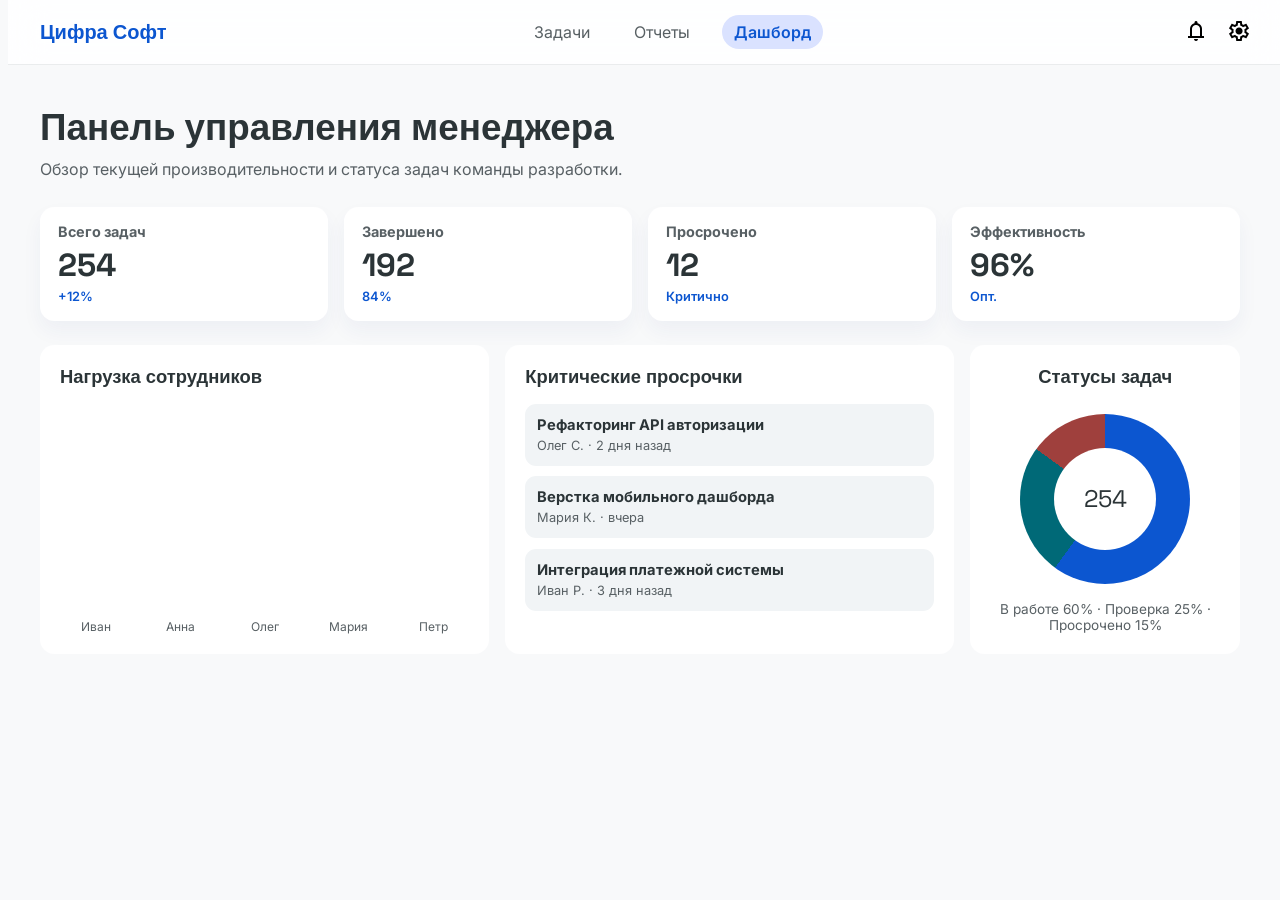
<file: index.html>
﻿<!DOCTYPE html>
<html lang="ru">
<head>
  <meta charset="utf-8" />
  <meta name="viewport" content="width=device-width, initial-scale=1.0" />
  <meta http-equiv="refresh" content="0; url=./manager-dashboard/index.html" />
  <title>Дашборд руководителя</title>
  <script>
    window.location.replace("./manager-dashboard/index.html");
  </script>
</head>
<body>
</body>
</html>
</file>
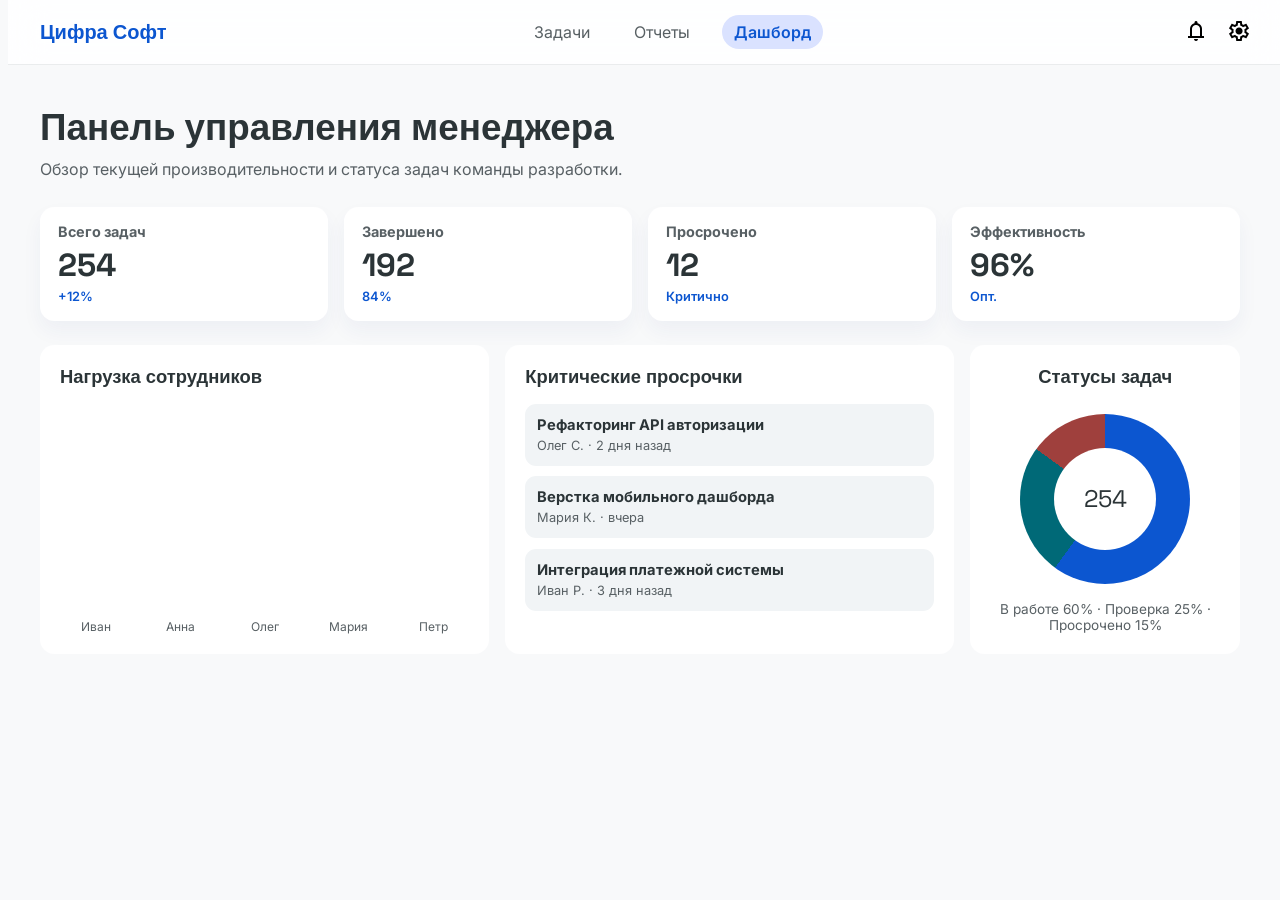
<file: manager-dashboard/index.html>
﻿<!DOCTYPE html>
<html lang="ru">
<head>
  <meta charset="utf-8"/>
  <meta content="width=device-width, initial-scale=1.0" name="viewport"/>
  <script>
    (function () {
      var done = function () { document.documentElement.classList.add("icons-ready"); };
      if (document.fonts && document.fonts.load) {
        document.fonts.load('24px "Material Symbols Outlined"').then(done).catch(done);
      } else {
        done();
      }
      setTimeout(done, 1200);
    })();
  </script>
  <link href="https://fonts.googleapis.com/css2?family=Space+Grotesk:wght@300..700&family=Inter:wght@300..700&display=swap" rel="stylesheet"/>
  <link href="https://fonts.googleapis.com/css2?family=Material+Symbols+Outlined:wght,FILL@100..700,0..1&display=swap" rel="stylesheet"/>
  <link rel="stylesheet" href="../common/stitch-theme.css"/>
  <link rel="stylesheet" href="./styles.css"/>
  <title>Дашборд руководителя</title>
</head>
<body>
  <nav class="top-nav">
    <div class="container nav-inner">
      <div class="brand">Цифра Софт</div>
      <div class="nav-links">
        <a href="../task-board/index.html">Задачи</a>
        <a href="../reports/index.html">Отчеты</a>
        <a class="active" href="../manager-dashboard/index.html">Дашборд</a>
      </div>
      <div class="nav-actions"><button class="icon-btn"><span class="material-symbols-outlined">notifications</span></button><button class="icon-btn"><span class="material-symbols-outlined">settings</span></button></div>
    </div>
  </nav>

  <main class="container page">
    <header class="page-header">
      <h1>Панель управления менеджера</h1>
      <p>Обзор текущей производительности и статуса задач команды разработки.</p>
    </header>

    <section class="metrics-grid">
      <article class="metric"><h3>Всего задач</h3><strong>254</strong><span>+12%</span></article>
      <article class="metric"><h3>Завершено</h3><strong>192</strong><span>84%</span></article>
      <article class="metric"><h3>Просрочено</h3><strong>12</strong><span>Критично</span></article>
      <article class="metric"><h3>Эффективность</h3><strong>96%</strong><span>Опт.</span></article>
    </section>

    <section class="layout-grid">
      <article class="panel workload">
        <h2>Нагрузка сотрудников</h2>
        <div class="bars">
          <div><i style="height:85%"></i><span>Иван</span></div>
          <div><i style="height:60%"></i><span>Анна</span></div>
          <div><i style="height:95%"></i><span>Олег</span></div>
          <div><i style="height:45%"></i><span>Мария</span></div>
          <div><i style="height:75%"></i><span>Петр</span></div>
        </div>
      </article>

      <article class="panel overdue">
        <h2>Критические просрочки</h2>
        <div class="list-item"><b>Рефакторинг API авторизации</b><span>Олег С. · 2 дня назад</span></div>
        <div class="list-item"><b>Верстка мобильного дашборда</b><span>Мария К. · вчера</span></div>
        <div class="list-item"><b>Интеграция платежной системы</b><span>Иван Р. · 3 дня назад</span></div>
      </article>

      <article class="panel status">
        <h2>Статусы задач</h2>
        <div class="donut"></div>
        <p>В работе 60% · Проверка 25% · Просрочено 15%</p>
      </article>
    </section>
  </main>

  <script src="./script.js"></script>
</body>
</html>
</file>
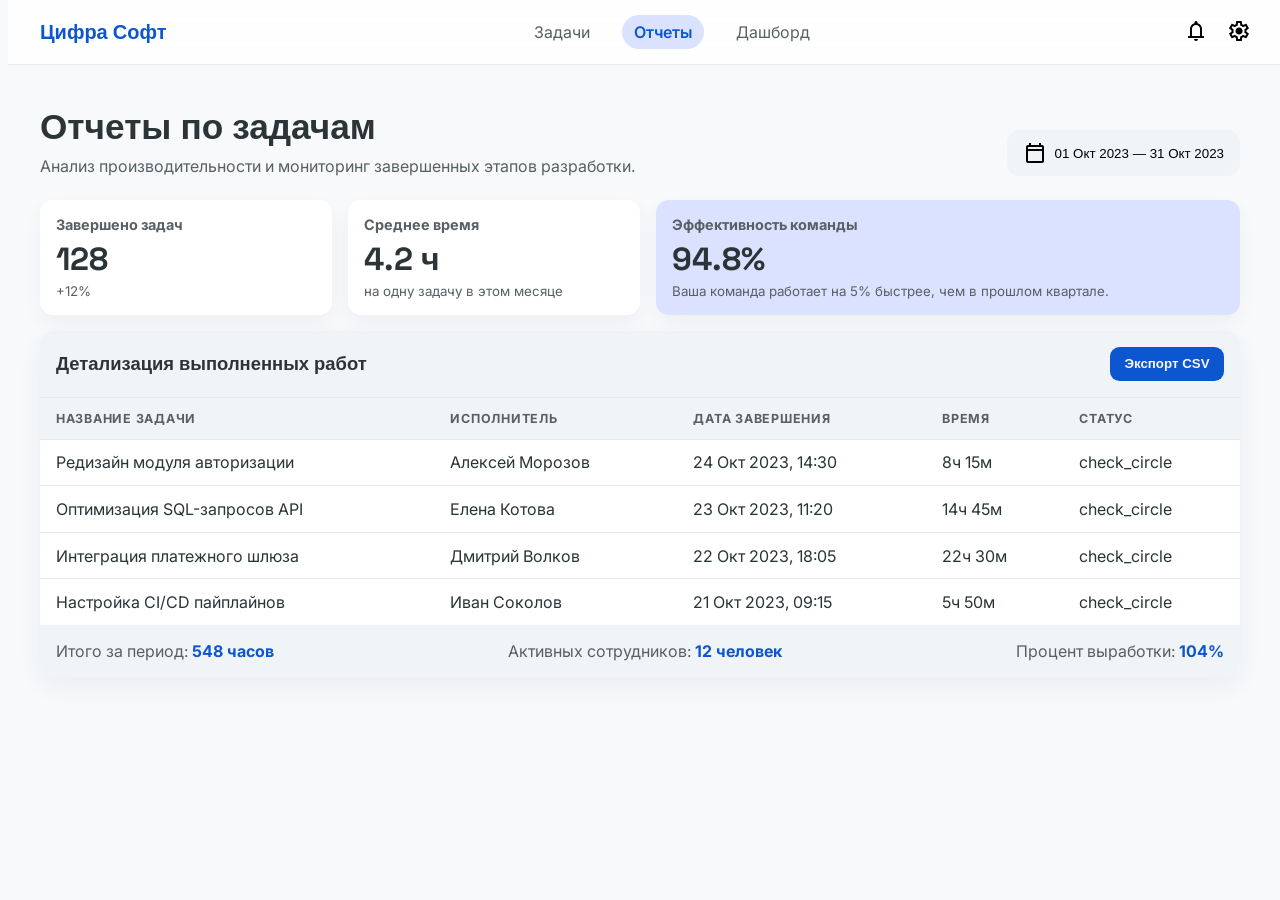
<file: reports/index.html>
﻿<!DOCTYPE html>
<html lang="ru">
<head>
  <meta charset="utf-8"/>
  <meta content="width=device-width, initial-scale=1.0" name="viewport"/>
  <script>
    (function () {
      var done = function () { document.documentElement.classList.add("icons-ready"); };
      if (document.fonts && document.fonts.load) {
        document.fonts.load('24px "Material Symbols Outlined"').then(done).catch(done);
      } else {
        done();
      }
      setTimeout(done, 1200);
    })();
  </script>
  <link href="https://fonts.googleapis.com/css2?family=Space+Grotesk:wght@300..700&family=Inter:wght@300..700&display=swap" rel="stylesheet"/>
  <link href="https://fonts.googleapis.com/css2?family=Material+Symbols+Outlined:wght,FILL@100..700,0..1&display=swap" rel="stylesheet"/>
  <link rel="stylesheet" href="../common/stitch-theme.css"/>
  <link rel="stylesheet" href="./styles.css"/>
  <title>Отчеты</title>
</head>
<body>
  <nav class="top-nav">
    <div class="container nav-inner">
      <div class="brand">Цифра Софт</div>
      <div class="nav-links">
        <a href="../task-board/index.html">Задачи</a>
        <a class="active" href="../reports/index.html">Отчеты</a>
        <a href="../manager-dashboard/index.html">Дашборд</a>
      </div>
      <div class="nav-actions"><button class="icon-btn"><span class="material-symbols-outlined">notifications</span></button><button class="icon-btn"><span class="material-symbols-outlined">settings</span></button></div>
    </div>
  </nav>

  <main class="container page">
    <header class="page-header">
      <div>
        <h1>Отчеты по задачам</h1>
        <p>Анализ производительности и мониторинг завершенных этапов разработки.</p>
      </div>
      <button class="period-btn"><span class="material-symbols-outlined">calendar_today</span>01 Окт 2023 — 31 Окт 2023</button>
    </header>

    <section class="stats">
      <article><h3>Завершено задач</h3><strong>128</strong><small>+12%</small></article>
      <article><h3>Среднее время</h3><strong>4.2 ч</strong><small>на одну задачу в этом месяце</small></article>
      <article class="wide"><h3>Эффективность команды</h3><strong>94.8%</strong><small>Ваша команда работает на 5% быстрее, чем в прошлом квартале.</small></article>
    </section>

    <section class="report-table">
      <div class="table-head">
        <h2>Детализация выполненных работ</h2>
        <button>Экспорт CSV</button>
      </div>
      <table>
        <thead><tr><th>Название задачи</th><th>Исполнитель</th><th>Дата завершения</th><th>Время</th><th>Статус</th></tr></thead>
        <tbody>
          <tr><td>Редизайн модуля авторизации</td><td>Алексей Морозов</td><td>24 Окт 2023, 14:30</td><td>8ч 15м</td><td>check_circle</td></tr>
          <tr><td>Оптимизация SQL-запросов API</td><td>Елена Котова</td><td>23 Окт 2023, 11:20</td><td>14ч 45м</td><td>check_circle</td></tr>
          <tr><td>Интеграция платежного шлюза</td><td>Дмитрий Волков</td><td>22 Окт 2023, 18:05</td><td>22ч 30м</td><td>check_circle</td></tr>
          <tr><td>Настройка CI/CD пайплайнов</td><td>Иван Соколов</td><td>21 Окт 2023, 09:15</td><td>5ч 50м</td><td>check_circle</td></tr>
        </tbody>
      </table>
      <div class="table-footer">
        <p>Итого за период: <b>548 часов</b></p>
        <p>Активных сотрудников: <b>12 человек</b></p>
        <p>Процент выработки: <b>104%</b></p>
      </div>
    </section>
  </main>

  <script src="./script.js"></script>
</body>
</html>
</file>
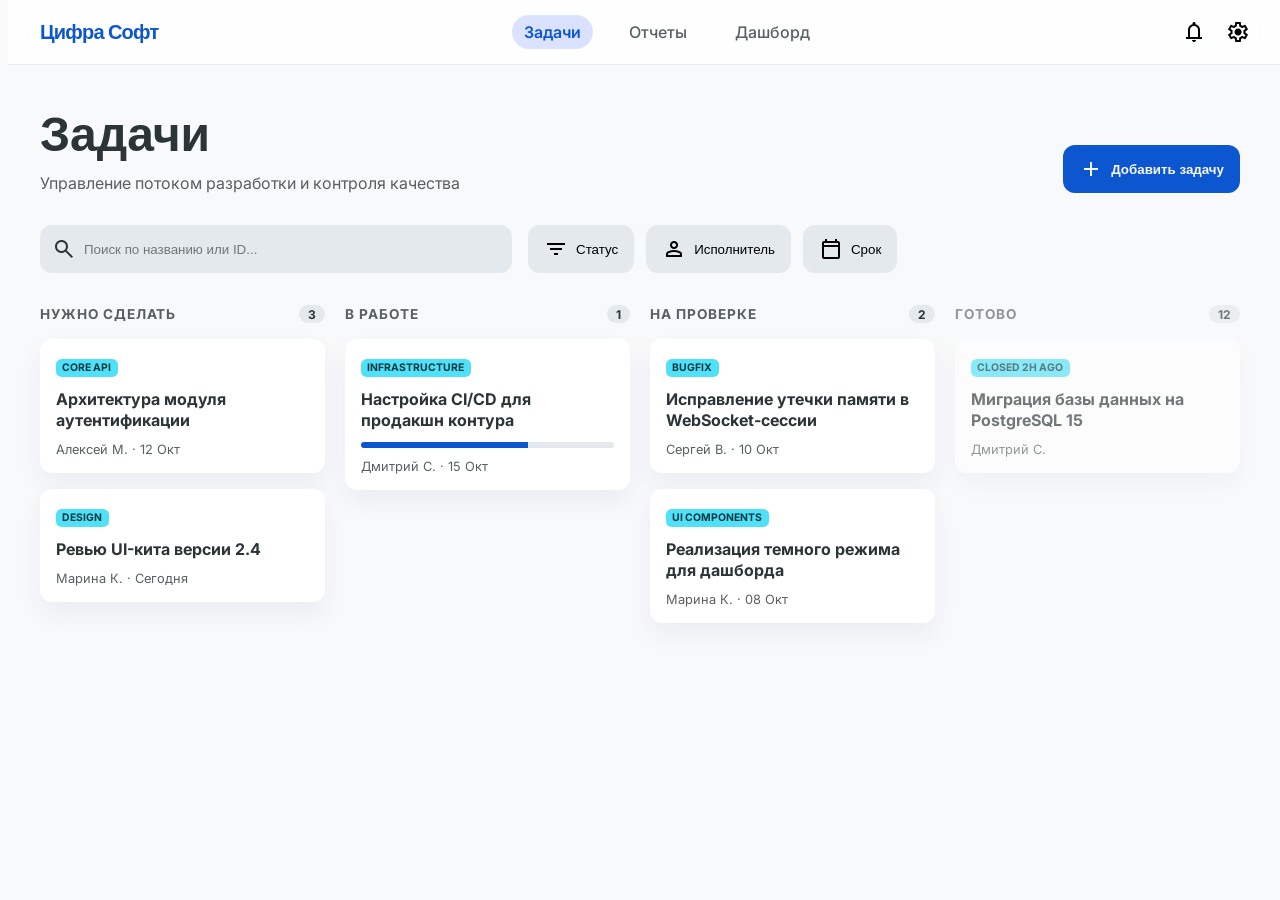
<file: task-board/index.html>
﻿<!DOCTYPE html>
<html lang="ru">
<head>
  <meta charset="utf-8"/>
  <meta content="width=device-width, initial-scale=1.0" name="viewport"/>
  <script>
    (function () {
      var done = function () { document.documentElement.classList.add("icons-ready"); };
      if (document.fonts && document.fonts.load) {
        document.fonts.load('24px "Material Symbols Outlined"').then(done).catch(done);
      } else {
        done();
      }
      setTimeout(done, 1200);
    })();
  </script>
  <link href="https://fonts.googleapis.com/css2?family=Space+Grotesk:wght@300..700&family=Inter:wght@300..700&display=swap" rel="stylesheet"/>
  <link href="https://fonts.googleapis.com/css2?family=Material+Symbols+Outlined:wght,FILL@100..700,0..1&display=swap" rel="stylesheet"/>
  <link rel="stylesheet" href="../common/stitch-theme.css"/>
  <link rel="stylesheet" href="./styles.css"/>
  <title>Доска задач</title>
</head>
<body>
  <nav class="top-nav">
    <div class="container nav-inner">
      <div class="brand">Цифра Софт</div>
      <div class="nav-links">
        <a class="active" href="../task-board/index.html">Задачи</a>
        <a href="../reports/index.html">Отчеты</a>
        <a href="../manager-dashboard/index.html">Дашборд</a>
      </div>
      <div class="nav-actions">
        <button class="icon-btn"><span class="material-symbols-outlined">notifications</span></button>
        <button class="icon-btn"><span class="material-symbols-outlined">settings</span></button>
      </div>
    </div>
  </nav>

  <main class="container page">
    <header class="page-header">
      <div>
        <h1>Задачи</h1>
        <p>Управление потоком разработки и контроля качества</p>
      </div>
      <button class="primary-btn"><span class="material-symbols-outlined">add</span>Добавить задачу</button>
    </header>

    <section class="filters">
      <div class="search-wrap">
        <span class="material-symbols-outlined">search</span>
        <input placeholder="Поиск по названию или ID..." type="text"/>
      </div>
      <div class="chips">
        <button class="chip"><span class="material-symbols-outlined">filter_list</span>Статус</button>
        <button class="chip"><span class="material-symbols-outlined">person_outline</span>Исполнитель</button>
        <button class="chip"><span class="material-symbols-outlined">calendar_today</span>Срок</button>
      </div>
    </section>

    <section class="kanban">
      <div class="column">
        <div class="column-head"><h3>Нужно сделать</h3><span>3</span></div>
        <article class="task-card">
          <small>Core API</small>
          <h4>Архитектура модуля аутентификации</h4>
          <p>Алексей М. · 12 Окт</p>
        </article>
        <article class="task-card">
          <small>Design</small>
          <h4>Ревью UI-кита версии 2.4</h4>
          <p>Марина К. · Сегодня</p>
        </article>
      </div>

      <div class="column">
        <div class="column-head"><h3>В работе</h3><span>1</span></div>
        <article class="task-card">
          <small>Infrastructure</small>
          <h4>Настройка CI/CD для продакшн контура</h4>
          <div class="progress"><div></div></div>
          <p>Дмитрий С. · 15 Окт</p>
        </article>
      </div>

      <div class="column">
        <div class="column-head"><h3>На проверке</h3><span>2</span></div>
        <article class="task-card">
          <small>Bugfix</small>
          <h4>Исправление утечки памяти в WebSocket-сессии</h4>
          <p>Сергей В. · 10 Окт</p>
        </article>
        <article class="task-card">
          <small>UI Components</small>
          <h4>Реализация темного режима для дашборда</h4>
          <p>Марина К. · 08 Окт</p>
        </article>
      </div>

      <div class="column done">
        <div class="column-head"><h3>Готово</h3><span>12</span></div>
        <article class="task-card">
          <small>Closed 2h ago</small>
          <h4>Миграция базы данных на PostgreSQL 15</h4>
          <p>Дмитрий С.</p>
        </article>
      </div>
    </section>
  </main>

  <script src="./script.js"></script>
</body>
</html>
</file>
<file: common/stitch-theme.css>
﻿:root {
  --error: #9f403d;
  --surface-container-lowest: #ffffff;
  --on-surface-variant: #586064;
  --outline: #737c7f;
  --tertiary-fixed-dim: #3cd2eb;
  --surface-tint: #0c56d0;
  --on-background: #2b3437;
  --surface-dim: #d1dce0;
  --on-primary-container: #004ab9;
  --on-surface: #2b3437;
  --surface-container-low: #f1f4f6;
  --on-tertiary-fixed-variant: #005763;
  --on-tertiary-fixed: #003840;
  --surface-container-highest: #dbe4e7;
  --background: #f8f9fa;
  --secondary-fixed: #cbe7f5;
  --on-primary-fixed: #003993;
  --on-secondary: #f2faff;
  --tertiary-container: #50e1f9;
  --inverse-on-surface: #9b9d9e;
  --secondary-fixed-dim: #bdd9e6;
  --secondary: #49636f;
  --surface-variant: #dbe4e7;
  --surface-container: #eaeff1;
  --surface-bright: #f8f9fa;
  --on-error: #fff7f6;
  --inverse-surface: #0c0f10;
  --tertiary-fixed: #50e1f9;
  --surface: #f8f9fa;
  --secondary-container: #cbe7f5;
  --on-secondary-container: #3c5561;
  --on-primary-fixed-variant: #0253cd;
  --primary-fixed-dim: #c6d3ff;
  --secondary-dim: #3d5762;
  --primary-container: #dae2ff;
  --on-error-container: #752121;
  --surface-container-high: #e3e9ec;
  --on-secondary-fixed-variant: #455f6b;
  --on-tertiary: #edfbff;
  --error-container: #fe8983;
  --primary-dim: #004aba;
  --tertiary-dim: #005c68;
  --primary: #0c56d0;
  --primary-fixed: #dae2ff;
  --outline-variant: #abb3b7;
  --error-dim: #4e0309;
  --tertiary: #006977;
  --on-tertiary-container: #004d58;
  --inverse-primary: #5c8bff;
  --on-secondary-fixed: #29434e;
  --on-primary: #f8f7ff;
}

body { font-family: 'Inter', sans-serif; background: var(--background); color: var(--on-background); }
.font-headline { font-family: 'Space Grotesk', sans-serif; }
.font-body, .font-label { font-family: 'Inter', sans-serif; }
.material-symbols-outlined {
  font-family: "Material Symbols Outlined";
  font-weight: normal;
  font-style: normal;
  line-height: 1;
  letter-spacing: normal;
  text-transform: none;
  display: inline-block;
  white-space: nowrap;
  word-wrap: normal;
  direction: ltr;
  -webkit-font-smoothing: antialiased;
  font-feature-settings: "liga";
  font-variation-settings: 'FILL' 0, 'wght' 400, 'GRAD' 0, 'opsz' 24;
}
html:not(.icons-ready) .material-symbols-outlined { visibility: hidden; }
html.icons-ready .material-symbols-outlined { visibility: visible; }

/* color utilities used by Stitch output */
.bg-background { background-color: var(--background); }
.bg-primary { background-color: var(--primary); }
.bg-primary-container { background-color: var(--primary-container); }
.bg-secondary-container { background-color: var(--secondary-container); }
.bg-secondary-fixed { background-color: var(--secondary-fixed); }
.bg-surface-container { background-color: var(--surface-container); }
.bg-surface-container-high { background-color: var(--surface-container-high); }
.bg-surface-container-low { background-color: var(--surface-container-low); }
.bg-surface-container-lowest { background-color: var(--surface-container-lowest); }
.bg-tertiary { background-color: var(--tertiary); }
.bg-tertiary-container { background-color: var(--tertiary-container); }
.bg-tertiary-fixed { background-color: var(--tertiary-fixed); }
.bg-error { background-color: var(--error); }
.bg-error-container { background-color: var(--error-container); }
.bg-on-surface { background-color: var(--on-surface); }

.text-on-background { color: var(--on-background); }
.text-on-primary { color: var(--on-primary); }
.text-on-primary-container { color: var(--on-primary-container); }
.text-on-secondary-container { color: var(--on-secondary-container); }
.text-on-secondary-fixed { color: var(--on-secondary-fixed); }
.text-on-surface { color: var(--on-surface); }
.text-on-surface-variant { color: var(--on-surface-variant); }
.text-on-tertiary-container { color: var(--on-tertiary-container); }
.text-on-tertiary-fixed { color: var(--on-tertiary-fixed); }
.text-on-error-container { color: var(--on-error-container); }
.text-outline { color: var(--outline); }
.text-primary { color: var(--primary); }
.text-secondary { color: var(--secondary); }
.text-tertiary { color: var(--tertiary); }
.text-error { color: var(--error); }

.border-outline-variant\/15 { border-color: rgba(171, 179, 183, .15); }
.border-outline-variant\/30 { border-color: rgba(171, 179, 183, .30); }
.border-surface-container-high { border-color: var(--surface-container-high); }
.border-primary\/10 { border-color: rgba(12, 86, 208, .10); }
.border-tertiary-container { border-color: var(--tertiary-container); }

/\* arbitrary classes used in markup *\/
.max-w-\[1440px\] { max-width: 1440px; }
.w-\[78\%\] { width: 78%; }
.h-\[45\%\] { height: 45%; }
.h-\[60\%\] { height: 60%; }
.h-\[75\%\] { height: 75%; }
.h-\[85\%\] { height: 85%; }
.h-\[95\%\] { height: 95%; }
.min-h-\[300px\] { min-height: 300px; }
.blur-\[120px\] { filter: blur(120px); }

/* slash opacity utility fallbacks */
.bg-primary\/70 { background-color: rgba(12, 86, 208, .70); }
.bg-primary\/80 { background-color: rgba(12, 86, 208, .80); }
.bg-primary\/90 { background-color: rgba(12, 86, 208, .90); }
.bg-blue-600\/20 { background-color: rgba(37, 99, 235, .20); }
.bg-white\/5 { background-color: rgba(255,255,255,.05); }
.bg-white\/10 { background-color: rgba(255,255,255,.10); }
.bg-white\/80 { background-color: rgba(255,255,255,.80); }
.bg-white\/90 { background-color: rgba(255,255,255,.90); }
.text-white\/60 { color: rgba(255,255,255,.60); }
.text-on-primary-container\/80 { color: rgba(0,74,185,.80); }
.shadow-primary\/10 { box-shadow: 0 12px 28px rgba(12,86,208,.10); }
.shadow-primary\/40 { box-shadow: 0 20px 40px rgba(12,86,208,.40); }
.shadow-blue-900\/5 { box-shadow: 0 8px 24px rgba(30,58,138,.05); }
.shadow-blue-500\/20 { box-shadow: 0 20px 40px rgba(59,130,246,.20); }
.shadow-black\/5 { box-shadow: 0 10px 20px rgba(0,0,0,.05); }

/* pseudo utilities used in HTML */
.hover\:opacity-90:hover { opacity: .9; }
.hover\:scale-110:hover { transform: scale(1.10); }
.hover\:scale-\[1\.02\]:hover { transform: scale(1.02); }
.active\:scale-95:active { transform: scale(.95); }
.group:hover .group-hover\:opacity-100 { opacity: 1; }
.group:hover .group-hover\:rotate-90 { transform: rotate(90deg); }
.group:hover .group-hover\:translate-y-1 { transform: translateY(.25rem); }
.group:hover .group-hover\:scale-110 { transform: scale(1.10); }
.group:hover .group-hover\:text-primary { color: var(--primary); }

/* responsive utilities present in the markup */
@media (min-width: 768px) {
  .md\:hidden { display: none; }
  .md\:flex { display: flex; }
  .md\:flex-row { flex-direction: row; }
  .md\:items-end { align-items: flex-end; }
  .md\:grid-cols-2 { grid-template-columns: repeat(2, minmax(0, 1fr)); }
  .md\:grid-cols-4 { grid-template-columns: repeat(4, minmax(0, 1fr)); }
  .md\:col-span-1 { grid-column: span 1 / span 1; }
  .md\:col-span-2 { grid-column: span 2 / span 2; }
}
@media (min-width: 1024px) {
  .lg\:grid-cols-4 { grid-template-columns: repeat(4, minmax(0, 1fr)); }
  .lg\:col-span-4 { grid-column: span 4 / span 4; }
  .lg\:col-span-5 { grid-column: span 5 / span 5; }
  .lg\:col-span-7 { grid-column: span 7 / span 7; }
  .lg\:col-span-8 { grid-column: span 8 / span 8; }
}
@media (min-width: 1280px) {
  .xl\:block { display: block; }
}

.btn-press { transform: scale(.98); }
</file>
<file: manager-dashboard/styles.css>
﻿.container { max-width: 1440px; margin: 0 auto; padding: 0 2rem; }
.page { padding-top: 6rem; padding-bottom: 3rem; }
a, a:visited, a:hover, a:active { color: inherit; text-decoration: none; }
.top-nav { position: fixed; top: 0; width: 100%; background: rgba(255,255,255,.85); backdrop-filter: blur(18px); border-bottom: 1px solid rgba(171,179,183,.25); z-index: 100; }
.nav-inner { height: 4rem; display: flex; align-items: center; justify-content: space-between; }
.brand { font-family: 'Space Grotesk', sans-serif; font-weight: 700; color: var(--primary); font-size: 1.25rem; }
.nav-links { display: flex; gap: 1.25rem; color: var(--on-surface-variant); }
.nav-links a {
  color: var(--on-surface-variant);
  text-decoration: none;
  padding: .45rem .75rem;
  border-radius: 999px;
  transition: color .2s ease, background-color .2s ease, transform .2s ease;
}
.nav-links a:hover {
  color: var(--primary);
  background: var(--surface-container-low);
}
.nav-links a:active {
  transform: scale(.98);
}
.nav-links .active {
  color: var(--primary);
  background: var(--primary-container);
  font-weight: 600;
}
.nav-actions { display: flex; gap: .5rem; }
.icon-btn { width: 2.2rem; height: 2.2rem; border: 0; border-radius: 999px; background: transparent; cursor: pointer; }
.icon-btn:hover { background: var(--surface-container-low); }

.page-header h1 { margin: 0; font-family: 'Space Grotesk', sans-serif; font-size: 2.3rem; }
.page-header p { margin: .5rem 0 0; color: var(--on-surface-variant); }

.metrics-grid { margin-top: 1.75rem; display: grid; grid-template-columns: repeat(4, minmax(0,1fr)); gap: 1rem; }
.metric { background: var(--surface-container-lowest); border-radius: .9rem; padding: 1rem 1.1rem; box-shadow: 0 10px 20px rgba(30,58,138,.05); }
.metric h3 { margin: 0; font-size: .9rem; color: var(--on-surface-variant); }
.metric strong { display: block; margin-top: .3rem; font-size: 2rem; font-family: 'Space Grotesk', sans-serif; }
.metric span { font-size: .8rem; font-weight: 600; color: var(--primary); }

.layout-grid { margin-top: 1.5rem; display: grid; grid-template-columns: 2fr 2fr 1.2fr; gap: 1rem; }
.panel { background: var(--surface-container-lowest); border-radius: .9rem; padding: 1.25rem; }
.panel h2 { margin: 0 0 1rem; font-family: 'Space Grotesk', sans-serif; font-size: 1.15rem; }

.workload .bars { height: 230px; display: flex; gap: .75rem; align-items: end; }
.workload .bars > div { flex: 1; display: flex; flex-direction: column; align-items: center; gap: .45rem; }
.workload i { width: 100%; display: block; border-radius: .55rem .55rem 0 0; background: var(--primary); }
.workload span { font-size: .75rem; color: var(--on-surface-variant); }

.overdue .list-item { background: var(--surface-container-low); border-radius: .7rem; padding: .75rem; margin-bottom: .65rem; }
.overdue b { display: block; font-size: .92rem; }
.overdue span { color: var(--on-surface-variant); font-size: .8rem; }

.status { display: grid; place-items: center; text-align: center; }
.donut { width: 170px; height: 170px; border-radius: 50%; background: conic-gradient(var(--primary) 0 60%, var(--tertiary) 60% 85%, var(--error) 85% 100%); position: relative; margin: .5rem 0 1rem; }
.donut::after { content: "254"; position: absolute; inset: 20%; border-radius: 50%; background: var(--surface-container-lowest); display: grid; place-items: center; font-family: 'Space Grotesk', sans-serif; font-size: 1.5rem; }
.status p { margin: 0; color: var(--on-surface-variant); font-size: .85rem; }

@media (max-width: 1100px) {
  .metrics-grid { grid-template-columns: repeat(2, minmax(0,1fr)); }
  .layout-grid { grid-template-columns: 1fr; }
}
@media (max-width: 860px) {
  .container { padding: 0 1rem; }
  .nav-links { display: none; }
}
</file>
<file: reports/styles.css>
﻿.container { max-width: 1440px; margin: 0 auto; padding: 0 2rem; }
.page { padding-top: 6rem; padding-bottom: 3rem; }
a, a:visited, a:hover, a:active { color: inherit; text-decoration: none; }
.top-nav { position: fixed; top: 0; width: 100%; background: rgba(255,255,255,.85); backdrop-filter: blur(18px); border-bottom: 1px solid rgba(171,179,183,.25); z-index: 100; }
.nav-inner { height: 4rem; display: flex; align-items: center; justify-content: space-between; }
.brand { font-family: 'Space Grotesk', sans-serif; font-weight: 700; color: var(--primary); font-size: 1.25rem; }
.nav-links { display: flex; gap: 1.25rem; color: var(--on-surface-variant); }
.nav-links a {
  color: var(--on-surface-variant);
  text-decoration: none;
  padding: .45rem .75rem;
  border-radius: 999px;
  transition: color .2s ease, background-color .2s ease, transform .2s ease;
}
.nav-links a:hover {
  color: var(--primary);
  background: var(--surface-container-low);
}
.nav-links a:active {
  transform: scale(.98);
}
.nav-links .active {
  color: var(--primary);
  background: var(--primary-container);
  font-weight: 600;
}
.nav-actions { display: flex; gap: .5rem; }
.icon-btn { width: 2.2rem; height: 2.2rem; border: 0; border-radius: 999px; background: transparent; cursor: pointer; }

.page-header { display: flex; justify-content: space-between; align-items: end; gap: 1rem; margin-bottom: 1.5rem; }
.page-header h1 { margin: 0; font-family: 'Space Grotesk', sans-serif; font-size: 2.2rem; }
.page-header p { margin: .45rem 0 0; color: var(--on-surface-variant); }
.period-btn { border: none; border-radius: .8rem; padding: .7rem 1rem; background: var(--surface-container-low); display: inline-flex; gap: .5rem; align-items: center; }

.stats { display: grid; grid-template-columns: 1fr 1fr 2fr; gap: 1rem; margin-bottom: 1rem; }
.stats article { background: var(--surface-container-lowest); border-radius: .8rem; padding: 1rem; box-shadow: 0 8px 18px rgba(30,58,138,.05); }
.stats .wide { background: var(--primary-container); }
.stats h3 { margin: 0; font-size: .9rem; color: var(--on-surface-variant); }
.stats strong { display: block; margin-top: .35rem; font-family: 'Space Grotesk', sans-serif; font-size: 2rem; }
.stats small { display: block; margin-top: .25rem; color: var(--on-surface-variant); }

.report-table { background: var(--surface-container-lowest); border-radius: .8rem; overflow: hidden; box-shadow: 0 10px 24px rgba(30,58,138,.06); }
.table-head { padding: 1rem; display: flex; justify-content: space-between; align-items: center; background: var(--surface-container-low); }
.table-head h2 { margin: 0; font-family: 'Space Grotesk', sans-serif; font-size: 1.15rem; }
.table-head button { border: none; border-radius: .6rem; padding: .6rem .9rem; background: var(--primary); color: var(--on-primary); font-weight: 600; }

table { width: 100%; border-collapse: collapse; }
th, td { text-align: left; padding: .8rem 1rem; border-top: 1px solid var(--surface-container-high); }
thead th { background: var(--surface-container-low); color: var(--on-surface-variant); font-size: .78rem; text-transform: uppercase; letter-spacing: .06em; }
tbody tr:hover { background: var(--surface-container-low); }
.table-footer { display: flex; justify-content: space-between; gap: 1rem; flex-wrap: wrap; padding: 1rem; background: var(--surface-container-low); }
.table-footer p { margin: 0; color: var(--on-surface-variant); }
.table-footer b { color: var(--primary); }

@media (max-width: 1100px) {
  .stats { grid-template-columns: 1fr; }
}
@media (max-width: 860px) {
  .container { padding: 0 1rem; }
  .nav-links { display: none; }
  .page-header { flex-direction: column; align-items: flex-start; }
  .report-table { overflow-x: auto; }
  table { min-width: 760px; }
}
</file>
<file: task-board/styles.css>
﻿:root { color-scheme: light; }
.container { max-width: 1440px; margin: 0 auto; padding: 0 2rem; }
.page { padding-top: 6rem; padding-bottom: 3rem; }
a, a:visited, a:hover, a:active { color: inherit; text-decoration: none; }

.top-nav { position: fixed; top: 0; width: 100%; background: rgba(255,255,255,.85); backdrop-filter: blur(18px); border-bottom: 1px solid rgba(171,179,183,.25); z-index: 100; }
.nav-inner { height: 4rem; display: flex; align-items: center; justify-content: space-between; gap: 1rem; }
.brand { font-family: 'Space Grotesk', sans-serif; font-weight: 700; color: var(--primary); letter-spacing: -.04em; font-size: 1.25rem; }
.nav-links { display: flex; gap: 1.5rem; color: var(--on-surface-variant); font-weight: 500; }
.nav-links a {
  color: var(--on-surface-variant);
  text-decoration: none;
  padding: .45rem .75rem;
  border-radius: 999px;
  transition: color .2s ease, background-color .2s ease, transform .2s ease;
}
.nav-links a:hover {
  color: var(--primary);
  background: var(--surface-container-low);
}
.nav-links a:active {
  transform: scale(.98);
}
.nav-links a.active {
  color: var(--primary);
  background: var(--primary-container);
  font-weight: 600;
}
.nav-actions { display: flex; gap: .5rem; }
.icon-btn { border: none; background: transparent; border-radius: 999px; width: 2.25rem; height: 2.25rem; display: grid; place-items: center; cursor: pointer; }
.icon-btn:hover { background: var(--surface-container-low); }

.page-header { display: flex; justify-content: space-between; align-items: end; gap: 1.5rem; margin-bottom: 2rem; }
.page-header h1 { margin: 0 0 .5rem; font-family: 'Space Grotesk', sans-serif; font-size: 3rem; }
.page-header p { margin: 0; color: var(--on-surface-variant); }
.primary-btn { border: none; background: var(--primary); color: var(--on-primary); border-radius: .75rem; padding: .75rem 1rem; display: inline-flex; gap: .5rem; align-items: center; font-weight: 600; cursor: pointer; }

.filters { display: flex; flex-wrap: wrap; gap: 1rem; margin-bottom: 2rem; }
.search-wrap { flex: 1 1 20rem; max-width: 28rem; background: var(--surface-container-high); border-radius: .75rem; display: flex; align-items: center; padding: 0 .75rem; }
.search-wrap input { border: none; outline: none; background: transparent; width: 100%; padding: .8rem .5rem; }
.chips { display: flex; gap: .75rem; }
.chip { border: none; background: var(--surface-container-high); border-radius: .75rem; padding: .75rem 1rem; display: inline-flex; gap: .5rem; align-items: center; cursor: pointer; }

.kanban { display: grid; grid-template-columns: repeat(4, minmax(0, 1fr)); gap: 1.25rem; }
.column { display: flex; flex-direction: column; gap: 1rem; }
.column-head { display: flex; justify-content: space-between; align-items: center; }
.column-head h3 { margin: 0; font-size: .85rem; text-transform: uppercase; letter-spacing: .07em; color: var(--on-surface-variant); }
.column-head span { background: var(--surface-container-high); border-radius: 999px; padding: .1rem .55rem; font-size: .75rem; font-weight: 700; }
.task-card { background: var(--surface-container-lowest); border-radius: .75rem; padding: 1rem; box-shadow: 0 12px 24px rgba(30,58,138,.06); transition: transform .2s ease; }
.task-card:hover { transform: translateY(-2px); }
.task-card small { display: inline-block; background: var(--tertiary-fixed); color: var(--on-tertiary-fixed); border-radius: .35rem; padding: .15rem .4rem; font-size: .65rem; font-weight: 700; text-transform: uppercase; }
.task-card h4 { margin: .75rem 0 .65rem; font-size: 1rem; line-height: 1.35; }
.task-card p { margin: 0; color: var(--on-surface-variant); font-size: .8rem; }
.done { opacity: .65; }
.progress { width: 100%; height: .38rem; border-radius: 999px; background: var(--surface-container-high); overflow: hidden; margin-bottom: .65rem; }
.progress div { width: 66%; height: 100%; background: var(--primary); }

@media (max-width: 1200px) { .kanban { grid-template-columns: repeat(2, minmax(0, 1fr)); } }
@media (max-width: 860px) {
  .container { padding: 0 1rem; }
  .nav-links { display: none; }
  .page-header { flex-direction: column; align-items: flex-start; }
  .kanban { grid-template-columns: 1fr; }
}
</file>
